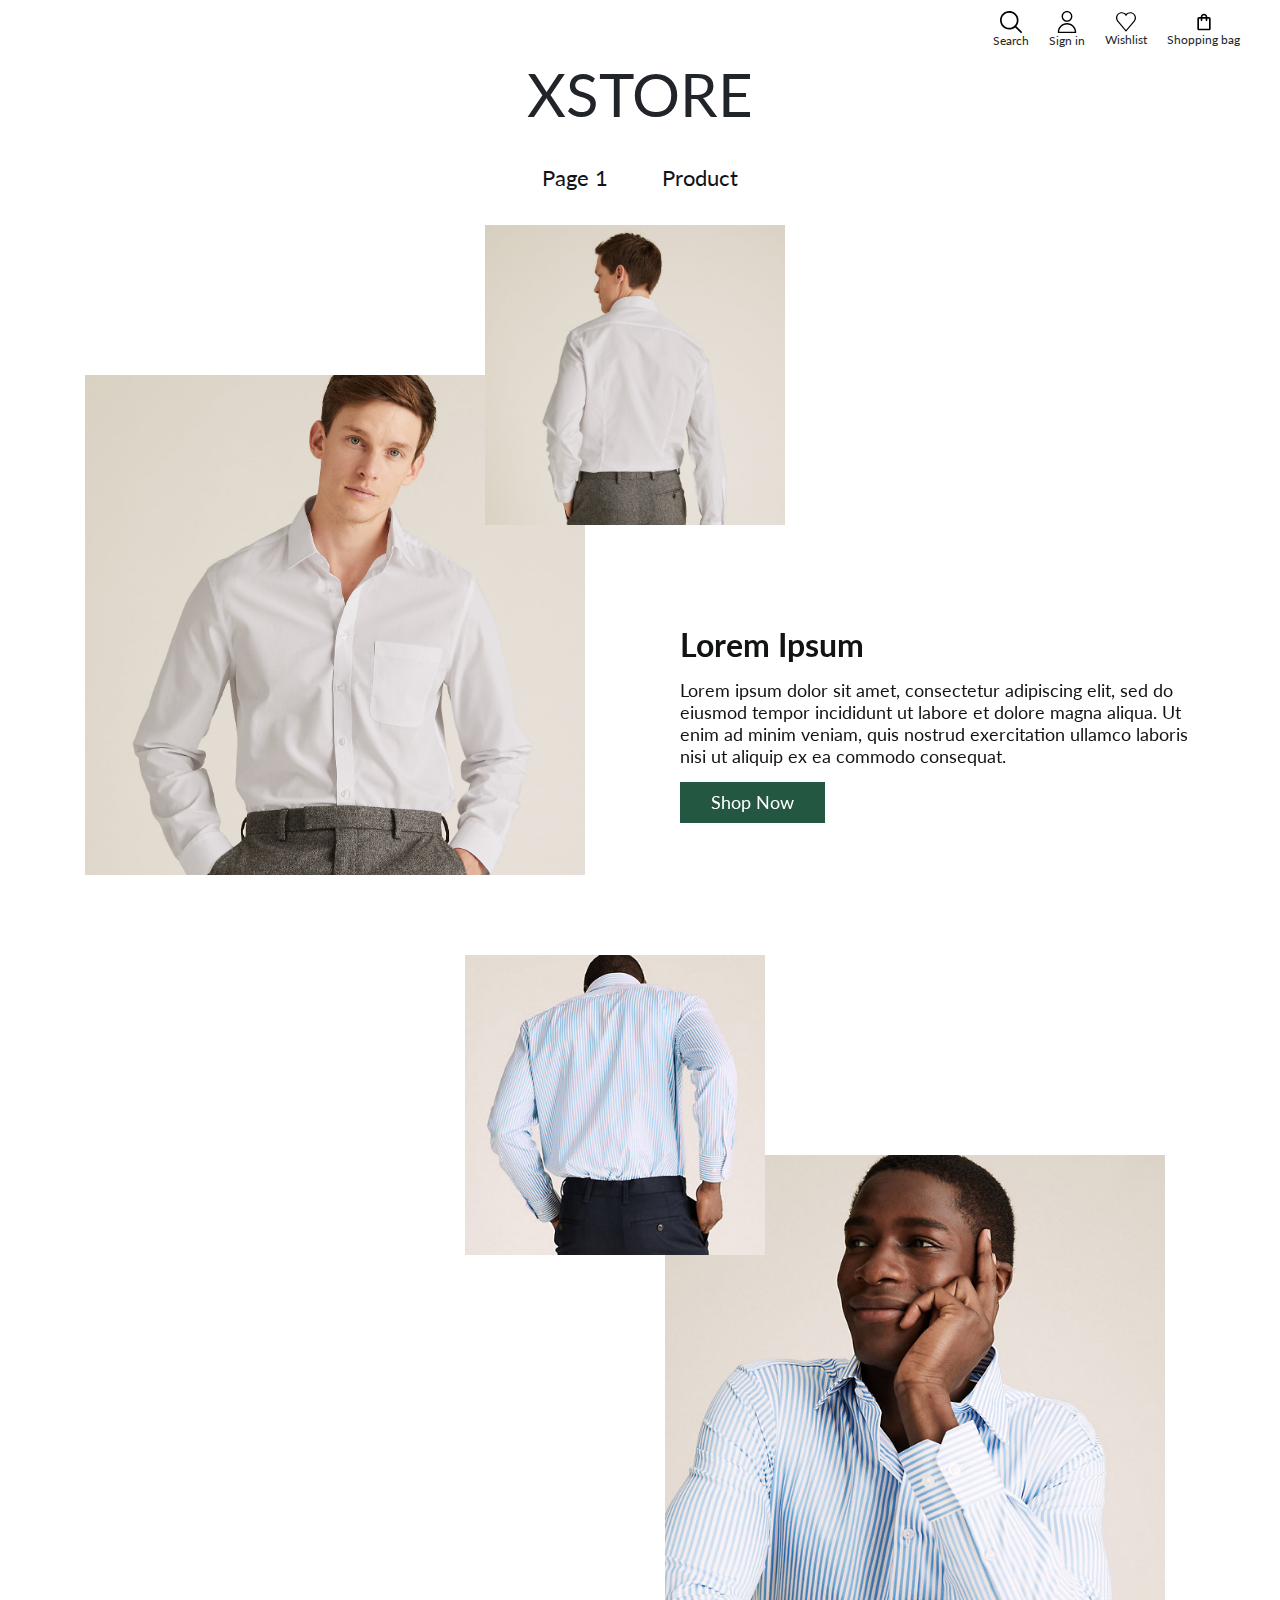
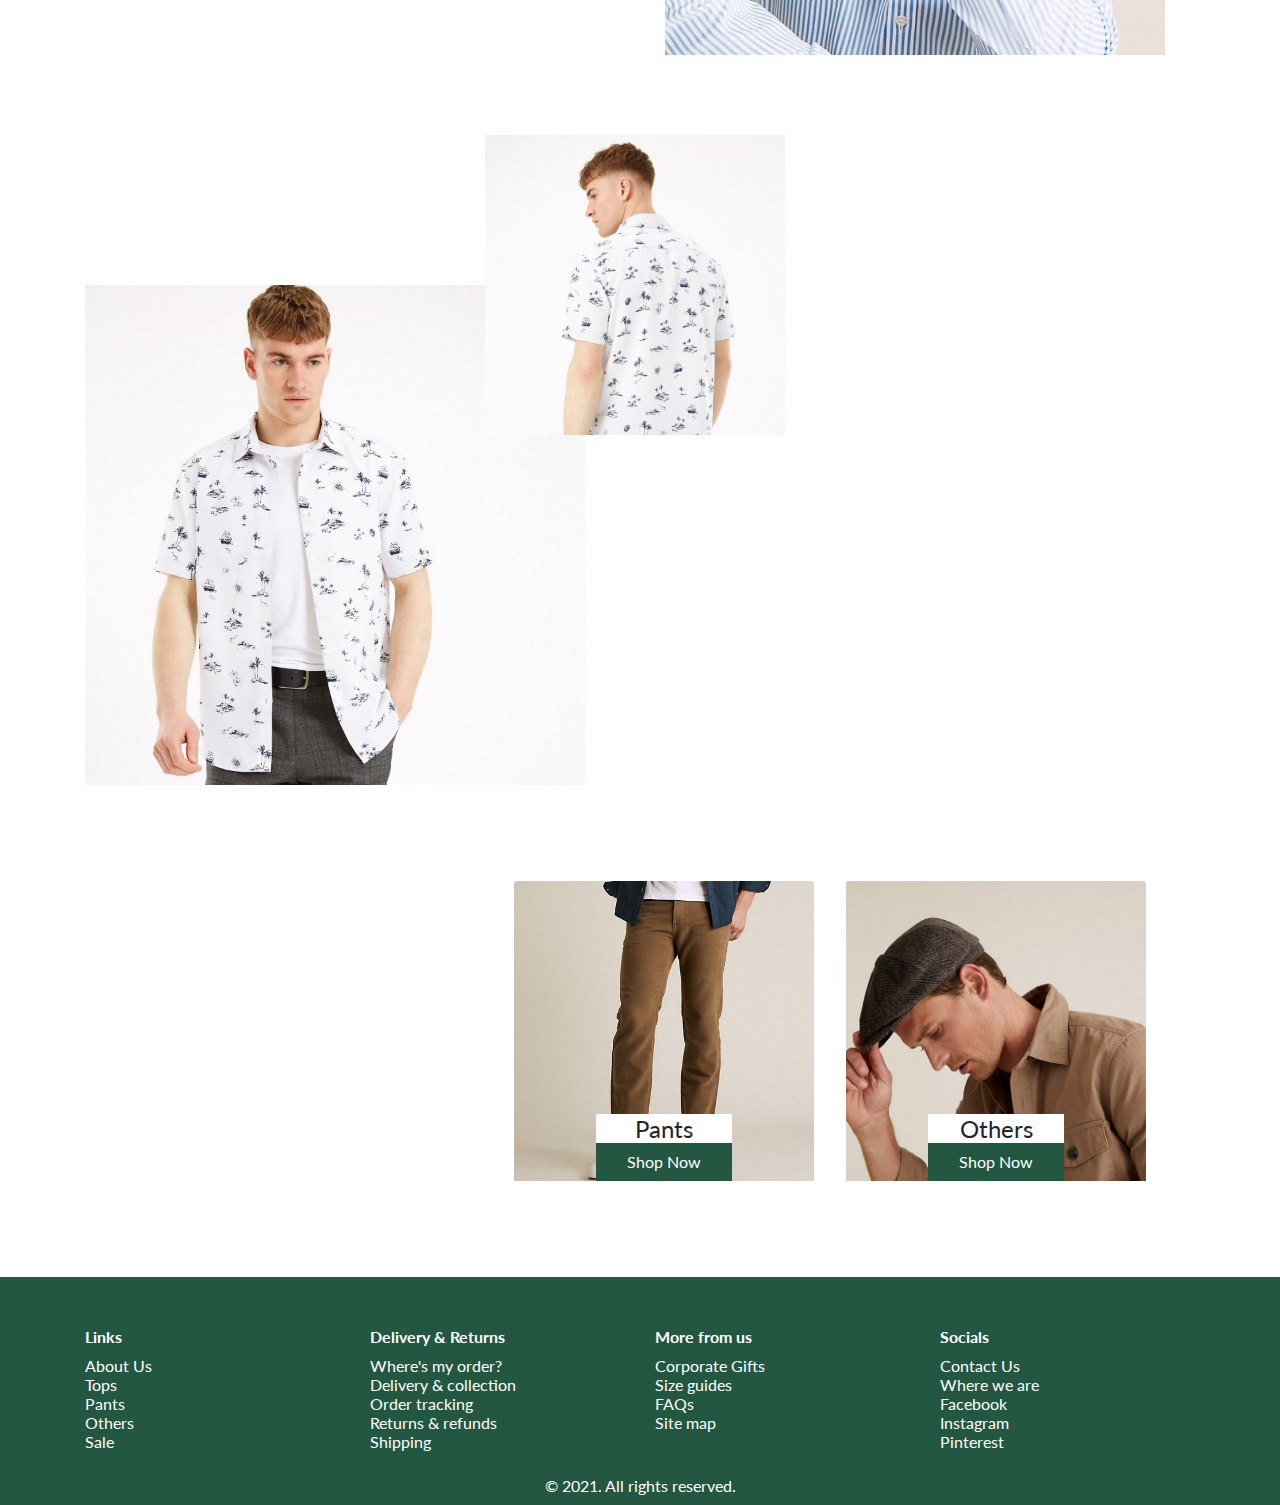
<file: index.html>
<!DOCTYPE html>
<html lang="en">

<head>
    <meta charset="UTF-8">
    <meta name="viewport" content="width=device-width, initial-scale=1.0">

    <link rel="stylesheet" href="https://stackpath.bootstrapcdn.com/bootstrap/4.5.2/css/bootstrap.min.css"
        integrity="sha384-JcKb8q3iqJ61gNV9KGb8thSsNjpSL0n8PARn9HuZOnIxN0hoP+VmmDGMN5t9UJ0Z" crossorigin="anonymous">
    <link href="https://unpkg.com/aos@2.3.1/dist/aos.css" rel="stylesheet">
    <link rel="stylesheet" href="css/styles.css">
    <link rel="stylesheet" href="css/responsive.css">

    <title>X Store</title>
</head>

<body>
    <header>
        <nav class="navbar navbar-light">
            <button class="navbar-toggler" type="button" data-toggle="collapse" data-target="#navbarToggleExternalContent"
                aria-controls="navbarToggleExternalContent" aria-expanded="false" aria-label="Toggle navigation">
                <span class="navbar-toggler-icon"></span>
            </button>
            <ul class="mlist">
                <div id="icon">
                    <svg preserveAspectRatio="xMidYMid meet" viewBox="0 0 24 24" width="20" height="20">
                        <path d="M18,6h-2c0-2.21-1.79-4-4-4S8,3.79,8,6H6C4.9,6,4,6.9,4,8v12c0,1.1,0.9,2,2,2h12c1.1,0,2-0.9,2-2V8C20,6.9,19.1,6,18,6z M12,4c1.1,0,2,0.9,2,2h-4C10,4.9,10.9,4,12,4z M18,20H6V8h2v2c0,0.55,0.45,1,1,1s1-0.45,1-1V8h4v2c0,0.55,0.45,1,1,1s1-0.45,1-1V8 h2V20z"/>
                    </svg>
                    <p>Shopping bag</p>
                </div>
                <div id="icon">
                    <svg preserveAspectRatio="xMidYMid meet" viewBox="0 0 512 512" width="20" height="20">
                        <path d="M365.714,3.47c-42.487,0-82.143,18.18-109.714,49.502C228.428,21.65,188.772,3.47,146.286,3.47
                    			C65.624,3.47,0,69.094,0,149.756c0,33.752,11.776,66.69,33.157,92.744L256,508.53l222.743-265.909l0.1-0.121
                    			C500.224,216.445,512,183.508,512,149.756C512,69.094,446.376,3.47,365.714,3.47z M454.661,222.553L256,459.713L57.339,222.553
                    			c-16.762-20.454-25.992-46.303-25.992-72.797c0-63.377,51.562-114.939,114.939-114.939c39.149,0,75.245,19.652,96.558,52.57
                    			L256,107.708l13.156-20.321c21.313-32.917,57.409-52.57,96.558-52.57c63.377,0,114.939,51.562,114.939,114.939
                    			C480.653,176.25,471.423,202.099,454.661,222.553z" />
                    </svg>
                    <p>Wishlist</p>
                </div>
                <div id="icon">
                    <svg preserveAspectRatio="xMidYMid meet" viewBox="0 0 512 512" width="22" height="22">
                        <path d="M256,0c-69.139,0-125.388,56.249-125.388,125.388S186.861,250.775,256,250.775s125.388-56.249,125.388-125.388
                    			S325.139,0,256,0z M256,219.429c-51.854,0-94.041-42.187-94.041-94.041S204.146,31.347,256,31.347s94.041,42.187,94.041,94.041
                                C350.041,177.242,307.854,219.429,256,219.429z" />
                        <path d="M256,282.122c-118.112,0-214.204,96.092-214.204,214.204V512h428.408v-15.673
                    			C470.204,378.214,374.112,282.122,256,282.122z M73.808,480.653C81.785,387.136,160.452,313.469,256,313.469
                    			s174.215,73.666,182.192,167.184H73.808z" />
                    </svg>
                    <p>Sign in</p>
                </div>
                <div id="icon">
                    <svg preserveAspectRatio="xMidYMid meet" viewBox="0 0 192.904 192.904" width="22" height="22">
                        <path d="M190.707,180.101l-47.078-47.077c11.702-14.072,18.752-32.142,18.752-51.831C162.381,36.423,125.959,0,81.191,0
                    	C36.422,0,0,36.423,0,81.193c0,44.767,36.422,81.187,81.191,81.187c19.688,0,37.759-7.049,51.831-18.751l47.079,47.078
                    	c1.464,1.465,3.384,2.197,5.303,2.197c1.919,0,3.839-0.732,5.304-2.197C193.637,187.778,193.637,183.03,190.707,180.101z M15,81.193
                    	C15,44.694,44.693,15,81.191,15c36.497,0,66.189,29.694,66.189,66.193c0,36.496-29.692,66.187-66.189,66.187
                    	C44.693,147.38,15,117.689,15,81.193z" />
                    </svg>
                    <p>Search</p>
                </div>
            </ul>
            <h2 id="logo">XSTORE</h2>
        </nav>
        <div class="collapse" id="navbarToggleExternalContent">
            <div class="bg-light mnav">
                <ul>
                    <li><a href="index.html">Page 1</a></li>
                    <li><a href="product.html">Product</a></li>
                </ul>
            </div>
        </div>
        
    
        <nav id="navbar" class="nav">
            <ul class="nlist">
                <div id="icon">
                    <svg preserveAspectRatio="xMidYMid meet" viewBox="0 0 24 24" width="20" height="20">
                        <path d="M18,6h-2c0-2.21-1.79-4-4-4S8,3.79,8,6H6C4.9,6,4,6.9,4,8v12c0,1.1,0.9,2,2,2h12c1.1,0,2-0.9,2-2V8C20,6.9,19.1,6,18,6z M12,4c1.1,0,2,0.9,2,2h-4C10,4.9,10.9,4,12,4z M18,20H6V8h2v2c0,0.55,0.45,1,1,1s1-0.45,1-1V8h4v2c0,0.55,0.45,1,1,1s1-0.45,1-1V8 h2V20z"/>
                    </svg>
                    <p>Shopping bag</p>
                </div>
                <div id="icon">
                    <svg preserveAspectRatio="xMidYMid meet" viewBox="0 0 512 512" width="20" height="20">
                        <path d="M365.714,3.47c-42.487,0-82.143,18.18-109.714,49.502C228.428,21.65,188.772,3.47,146.286,3.47
                    			C65.624,3.47,0,69.094,0,149.756c0,33.752,11.776,66.69,33.157,92.744L256,508.53l222.743-265.909l0.1-0.121
                    			C500.224,216.445,512,183.508,512,149.756C512,69.094,446.376,3.47,365.714,3.47z M454.661,222.553L256,459.713L57.339,222.553
                    			c-16.762-20.454-25.992-46.303-25.992-72.797c0-63.377,51.562-114.939,114.939-114.939c39.149,0,75.245,19.652,96.558,52.57
                    			L256,107.708l13.156-20.321c21.313-32.917,57.409-52.57,96.558-52.57c63.377,0,114.939,51.562,114.939,114.939
                    			C480.653,176.25,471.423,202.099,454.661,222.553z" />
                    </svg>
                    <p>Wishlist</p>
                </div>
                <div id="icon">
                    <svg preserveAspectRatio="xMidYMid meet" viewBox="0 0 512 512" width="22" height="22">
                        <path d="M256,0c-69.139,0-125.388,56.249-125.388,125.388S186.861,250.775,256,250.775s125.388-56.249,125.388-125.388
                    			S325.139,0,256,0z M256,219.429c-51.854,0-94.041-42.187-94.041-94.041S204.146,31.347,256,31.347s94.041,42.187,94.041,94.041
                                C350.041,177.242,307.854,219.429,256,219.429z" />
                        <path d="M256,282.122c-118.112,0-214.204,96.092-214.204,214.204V512h428.408v-15.673
                    			C470.204,378.214,374.112,282.122,256,282.122z M73.808,480.653C81.785,387.136,160.452,313.469,256,313.469
                    			s174.215,73.666,182.192,167.184H73.808z" />
                    </svg>
                    <p>Sign in</p>
                </div>
                <div id="icon">
                    <svg preserveAspectRatio="xMidYMid meet" viewBox="0 0 192.904 192.904" width="22" height="22">
                        <path d="M190.707,180.101l-47.078-47.077c11.702-14.072,18.752-32.142,18.752-51.831C162.381,36.423,125.959,0,81.191,0
                    	C36.422,0,0,36.423,0,81.193c0,44.767,36.422,81.187,81.191,81.187c19.688,0,37.759-7.049,51.831-18.751l47.079,47.078
                    	c1.464,1.465,3.384,2.197,5.303,2.197c1.919,0,3.839-0.732,5.304-2.197C193.637,187.778,193.637,183.03,190.707,180.101z M15,81.193
                    	C15,44.694,44.693,15,81.191,15c36.497,0,66.189,29.694,66.189,66.193c0,36.496-29.692,66.187-66.189,66.187
                    	C44.693,147.38,15,117.689,15,81.193z" />
                    </svg>
                    <p>Search</p>
                </div>
            </ul>

            <h2 id="logo">XSTORE</h2>
            <ul class="navlist">
                <li><a href="index.html">Page 1</a></li>
                <li><a href="product.html">Product</a></li>
            </ul>
        </nav>
    </header>
    
    <section class="overlapimg">
        <div class="container">
            <div class="row">
                <div class="col-12 col-md-8">
                    <div class="pop">
                        <div class="content square1">
                            <img src="images/p1.jpeg">
                        </div>
                        <div class="content square2">
                            <img src="images/p2.jpg">
                        </div>
                    </div>

                </div>
                <div class="col-12 col-md-4">
                    <div data-aos="fade-left" class="banner-text">
                        <h2 class="h-title">Lorem Ipsum</h2>
                        <p class="btext">Lorem ipsum dolor sit amet, consectetur adipiscing elit, sed do eiusmod tempor incididunt ut labore et dolore magna aliqua. Ut enim ad minim veniam, quis nostrud exercitation ullamco laboris nisi ut aliquip ex ea commodo consequat.</p>
                        <a class="btn shopbtn" href="product.html">Shop Now</a>
                    </div>
                </div>
            </div>
        </div>
    </section>

    <section class="overlapimg">
        <div class="container">
            <div class="row">
                <div class="col-12 col-md-8 order-md-last">
                    <div class="pop">
                        <div class="content rsquare1">
                            <img src="images/c1.jpg">
                        </div>
                        <div class="content rsquare2">
                            <img src="images/c2.jpg">
                        </div>
                    </div>
                </div>

                <div class="col-12 col-md-4 ">
                    <div data-aos="fade-right" class="rbanner-text">
                        <h2 class="h-title">Lorem Ipsum</h2>
                        <p class="btext">Lorem ipsum dolor sit amet, consectetur adipiscing elit, sed do eiusmod tempor incididunt ut labore et dolore magna aliqua. Ut enim ad minim veniam, quis nostrud exercitation ullamco laboris nisi ut aliquip ex ea commodo consequat.</p>
                        <a class="btn shopbtn" href="product.html">Shop Now</a>
                    </div>
                </div>
            </div>
        </div>
    </section>

    <section class="overlapimg">
        <div class="container">
            <div class="row">
                <div class="col-12 col-md-8">
                    <div class="pop">
                        <div class="content square1">
                            <img src="images/s2.jpeg">
                        </div>
                        <div class="content square2">
                            <img src="images/s3.jpeg">
                        </div>
                    </div>

                </div>
                <div class="col-12 col-md-4">
                    <div data-aos="fade-left" class="banner-text">
                        <h2 class="h-title">Lorem Ipsum</h2>
                        <p class="btext">Lorem ipsum dolor sit amet, consectetur adipiscing elit, sed do eiusmod tempor incididunt ut labore et dolore magna aliqua. Ut enim ad minim veniam, quis nostrud exercitation ullamco laboris nisi ut aliquip ex ea commodo consequat.</p>
                        <a class="btn shopbtn" href="product.html">Shop Now</a>
                    </div>
                </div>
            </div>
        </div>
    </section>

    <section class="overlapimg">
        <div class="container">
            <div class="row">
                <div data-aos="fade-up" class="col-md-12 col-lg-4">
                    <h2 id="h-title">Other Categories</h2>
                </div>

                <div class="col-md-12 col-lg-8">
                    <div class="allcard">
                        <div class="card ocard">
                            <img class="card-img-top" src="images/bottoms.jpeg" alt="Card image" style="width:100%">

                            <div class="act">
                                <h3 >Pants</h3>
                                <a class="btn act-btn" href="product.html">Shop Now</a>
                            </div>
                        </div>

                        <div class="card ocard">
                            <img class="card-img-top" src="images/hat.jpg" alt="Card image" style="width:100%">
                            <div class="act">
                                <h3 >Others</h3>
                                <a class="btn act-btn" href="product.html">Shop Now</a>
                            </div>
                        </div>
                    </div>
                </div>
            </div>
        </div>
    </section>

    <footer>
        <div class="container">
            <div class="row flink">
                <div class="col-12 col-md-6 col-lg-3">
                    <div class="indv">
                        <h6 class="footer-title">Links</h6>

                                <ul class="list">
                                    <li><a href="#">About Us</a></li>
                                    <li><a href="#">Tops</a></li>
                                    <li><a href="#">Pants</a></li>
                                    <li><a href="#">Others</a></li>
                                    <li><a href="#">Sale</a></li>
                                </ul>
                            </div>

                </div>
                <div class="col-12  col-md-6 col-lg-3">
                    <div class="indv">
                        <h6 class="footer-title">Delivery & Returns</h6>

                                <ul class="list">
                                    <li><a href="#">Where's my order?</a></li>
                                    <li><a href="#">Delivery & collection</a></li>
                                    <li><a href="#">Order tracking</a></li>
                                    <li><a href="#">Returns & refunds</a></li>
                                    <li><a href="#">Shipping</a></li>
                                </ul>
                     
                            </div>
                </div>
                <div class="col-12  col-md-6 col-lg-3">
                    <div class="indv">
                        <h6 class="footer-title">More from us</h6>

                                <ul class="list">
                                    <li><a href="#">Corporate Gifts</a></li>
                                    <li><a href="#">Size guides</a></li>
                                    <li><a href="#">FAQs</a></li>
                                    <li><a href="#">Site map</a></li>
                                </ul>
                     
                    </div>
                </div>

                <div class="col-12 col-md-6 col-lg-3">
                    <div class="indv">

                        <h6 class="footer-title">Socials</h6>

                        <ul class="list">
                            <li><a href="#">Contact Us</a></li>
                            <li><a href="#">Where we are</a></li>
                            <li><a href="#">Facebook</a></li>
                            <li><a href="#">Instagram</a></li>
                            <li><a href="#">Pinterest</a></li>
                        </ul>
                    </div>
                </div>
                
            </div>

            <div style="text-align: center;">
                <p>	&copy; 2021. All rights reserved.</p>
            </div>
        </div>
    </footer>

    <!-- JS, Popper.js, and jQuery -->
    <script src="https://code.jquery.com/jquery-3.5.1.slim.min.js"
        integrity="sha384-DfXdz2htPH0lsSSs5nCTpuj/zy4C+OGpamoFVy38MVBnE+IbbVYUew+OrCXaRkfj"
        crossorigin="anonymous"></script>
    <script src="https://cdn.jsdelivr.net/npm/popper.js@1.16.1/dist/umd/popper.min.js"
        integrity="sha384-9/reFTGAW83EW2RDu2S0VKaIzap3H66lZH81PoYlFhbGU+6BZp6G7niu735Sk7lN"
        crossorigin="anonymous"></script>
    <script src="https://stackpath.bootstrapcdn.com/bootstrap/4.5.2/js/bootstrap.min.js"
        integrity="sha384-B4gt1jrGC7Jh4AgTPSdUtOBvfO8shuf57BaghqFfPlYxofvL8/KUEfYiJOMMV+rV"
        crossorigin="anonymous"></script>
    <script src="https://unpkg.com/aos@2.3.1/dist/aos.js"></script>
    <script src="js/script.js"></script>
</body>

</html>
</file>
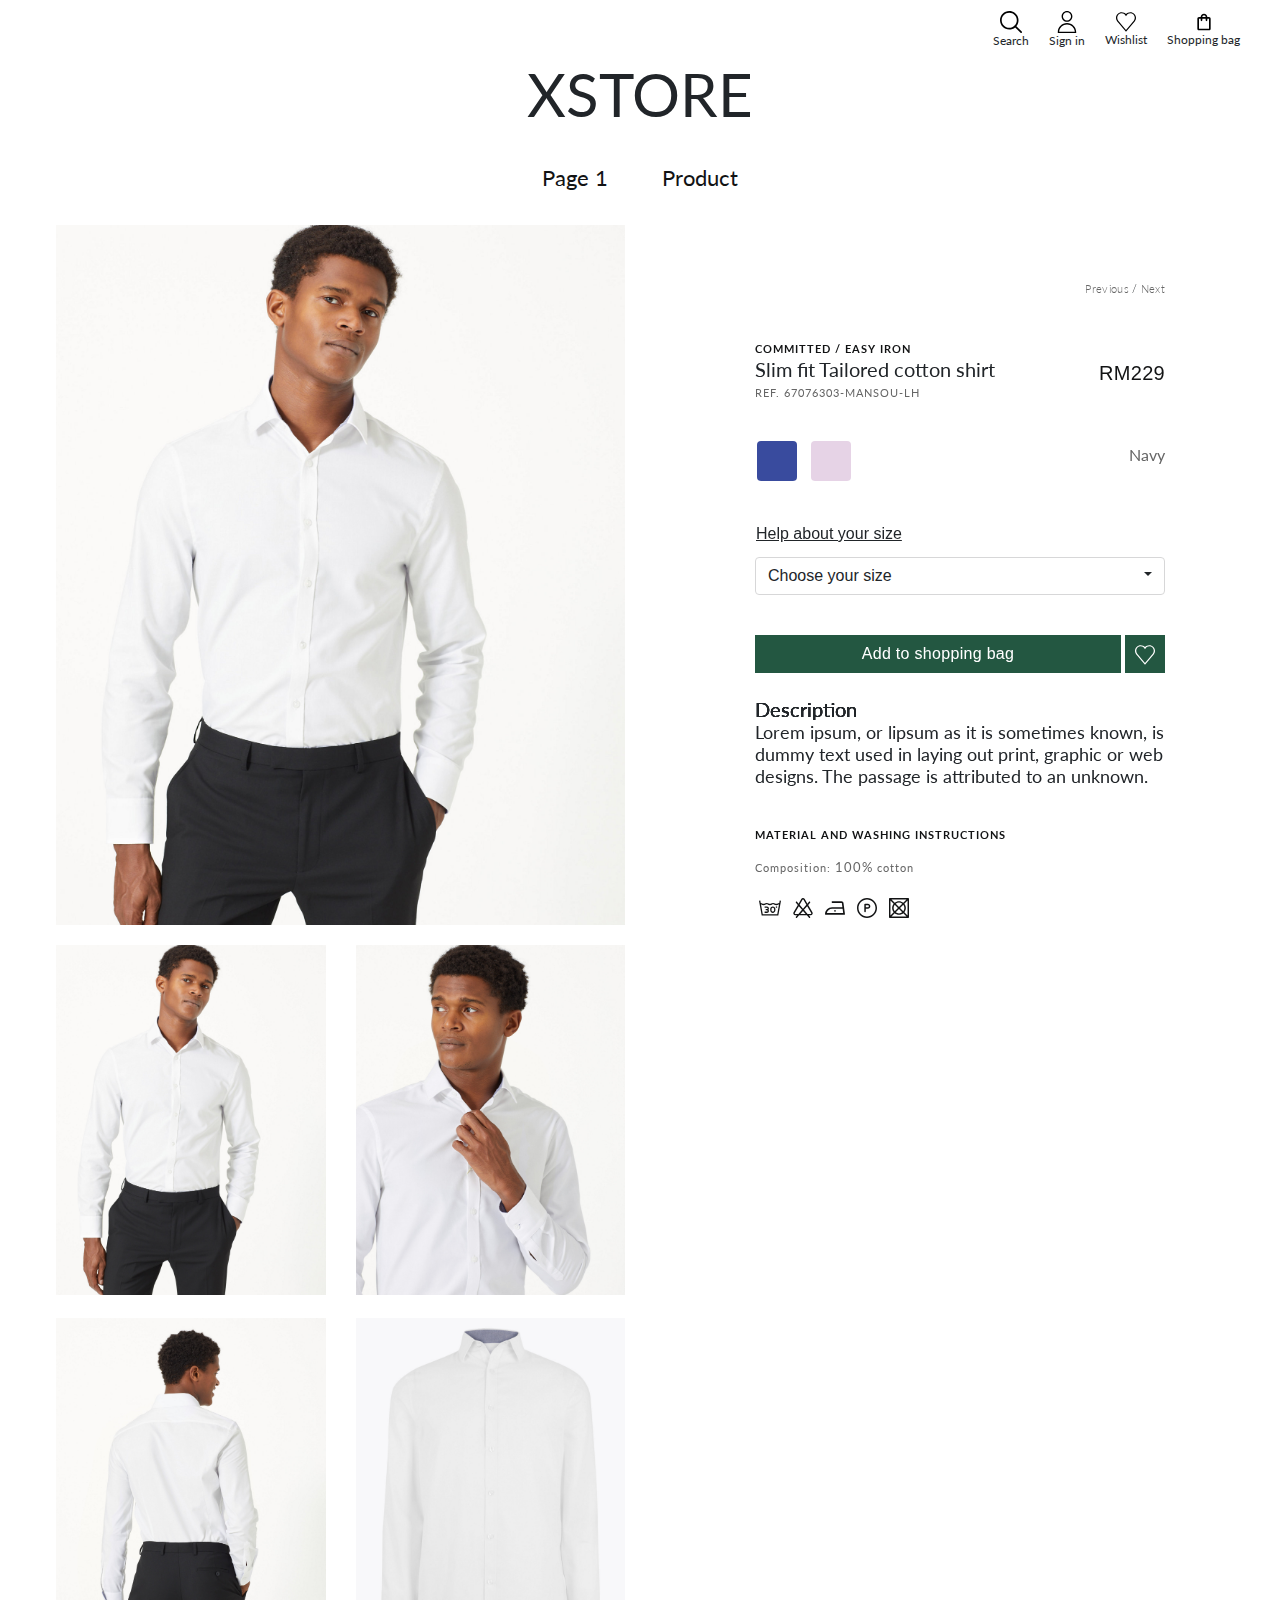
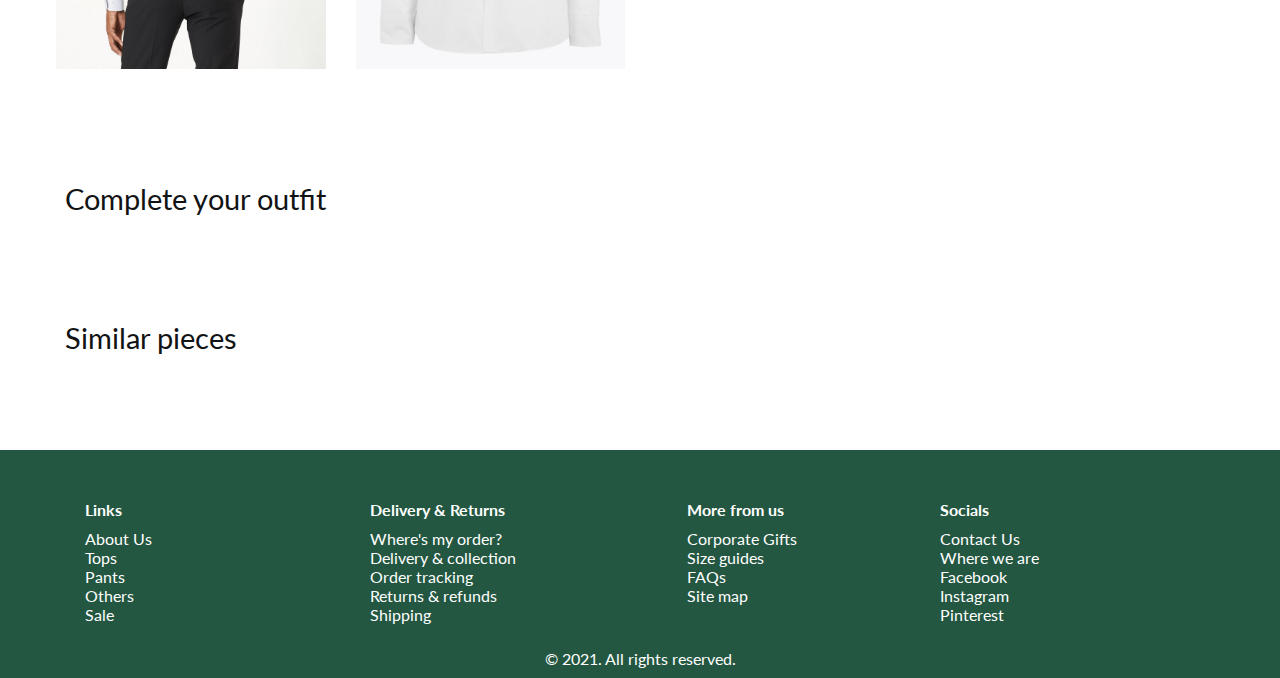
<file: product.html>
<!DOCTYPE html>
<html lang="en">
<head>
    <meta charset="UTF-8">
    <meta name="viewport" content="width=device-width, initial-scale=1.0">

    <link rel="stylesheet" href="https://stackpath.bootstrapcdn.com/bootstrap/4.5.2/css/bootstrap.min.css"
        integrity="sha384-JcKb8q3iqJ61gNV9KGb8thSsNjpSL0n8PARn9HuZOnIxN0hoP+VmmDGMN5t9UJ0Z" crossorigin="anonymous">
    <link href="https://unpkg.com/aos@2.3.1/dist/aos.css" rel="stylesheet">
    <link rel="stylesheet" href="https://cdnjs.cloudflare.com/ajax/libs/OwlCarousel2/2.3.4/assets/owl.carousel.css" />

    <link rel="stylesheet" href="css/styles.css">
    <link rel="stylesheet" href="css/responsive.css">

    <title>X Product</title>
</head>
<body>
    <header>
    
        <nav class="navbar navbar-light">
            <button class="navbar-toggler" type="button" data-toggle="collapse" data-target="#navbarToggleExternalContent"
                aria-controls="navbarToggleExternalContent" aria-expanded="false" aria-label="Toggle navigation">
                <span class="navbar-toggler-icon"></span>
            </button>
            <ul class="mlist">
                <div id="icon">
                    <svg preserveAspectRatio="xMidYMid meet" viewBox="0 0 24 24" width="20" height="20">
                        <path d="M18,6h-2c0-2.21-1.79-4-4-4S8,3.79,8,6H6C4.9,6,4,6.9,4,8v12c0,1.1,0.9,2,2,2h12c1.1,0,2-0.9,2-2V8C20,6.9,19.1,6,18,6z M12,4c1.1,0,2,0.9,2,2h-4C10,4.9,10.9,4,12,4z M18,20H6V8h2v2c0,0.55,0.45,1,1,1s1-0.45,1-1V8h4v2c0,0.55,0.45,1,1,1s1-0.45,1-1V8 h2V20z"/>
                    </svg>
                    <p>Shopping bag</p>
                </div>
                <div id="icon">
                    <svg preserveAspectRatio="xMidYMid meet" viewBox="0 0 512 512" width="20" height="20">
                        <path d="M365.714,3.47c-42.487,0-82.143,18.18-109.714,49.502C228.428,21.65,188.772,3.47,146.286,3.47
                    			C65.624,3.47,0,69.094,0,149.756c0,33.752,11.776,66.69,33.157,92.744L256,508.53l222.743-265.909l0.1-0.121
                    			C500.224,216.445,512,183.508,512,149.756C512,69.094,446.376,3.47,365.714,3.47z M454.661,222.553L256,459.713L57.339,222.553
                    			c-16.762-20.454-25.992-46.303-25.992-72.797c0-63.377,51.562-114.939,114.939-114.939c39.149,0,75.245,19.652,96.558,52.57
                    			L256,107.708l13.156-20.321c21.313-32.917,57.409-52.57,96.558-52.57c63.377,0,114.939,51.562,114.939,114.939
                    			C480.653,176.25,471.423,202.099,454.661,222.553z" />
                    </svg>
                    <p>Wishlist</p>
                </div>
                <div id="icon">
                    <svg preserveAspectRatio="xMidYMid meet" viewBox="0 0 512 512" width="22" height="22">
                        <path d="M256,0c-69.139,0-125.388,56.249-125.388,125.388S186.861,250.775,256,250.775s125.388-56.249,125.388-125.388
                    			S325.139,0,256,0z M256,219.429c-51.854,0-94.041-42.187-94.041-94.041S204.146,31.347,256,31.347s94.041,42.187,94.041,94.041
                                C350.041,177.242,307.854,219.429,256,219.429z" />
                        <path d="M256,282.122c-118.112,0-214.204,96.092-214.204,214.204V512h428.408v-15.673
                    			C470.204,378.214,374.112,282.122,256,282.122z M73.808,480.653C81.785,387.136,160.452,313.469,256,313.469
                    			s174.215,73.666,182.192,167.184H73.808z" />
                    </svg>
                    <p>Sign in</p>
                </div>
                <div id="icon">
                    <svg preserveAspectRatio="xMidYMid meet" viewBox="0 0 192.904 192.904" width="22" height="22">
                        <path d="M190.707,180.101l-47.078-47.077c11.702-14.072,18.752-32.142,18.752-51.831C162.381,36.423,125.959,0,81.191,0
                    	C36.422,0,0,36.423,0,81.193c0,44.767,36.422,81.187,81.191,81.187c19.688,0,37.759-7.049,51.831-18.751l47.079,47.078
                    	c1.464,1.465,3.384,2.197,5.303,2.197c1.919,0,3.839-0.732,5.304-2.197C193.637,187.778,193.637,183.03,190.707,180.101z M15,81.193
                    	C15,44.694,44.693,15,81.191,15c36.497,0,66.189,29.694,66.189,66.193c0,36.496-29.692,66.187-66.189,66.187
                    	C44.693,147.38,15,117.689,15,81.193z" />
                    </svg>
                    <p>Search</p>
                </div>
            </ul>
            <h2 id="logo">XSTORE</h2>
        </nav>
        <div class="collapse" id="navbarToggleExternalContent">
            <div class="bg-light mnav">
                <ul>
                    <li><a href="index.html">Page 1</a></li>
                    <li><a href="product.html">Product</a></li>
                </ul>
            </div>
        </div>
        
    
        <nav id="navbar" class="nav">
    
            <ul class="nlist">
                <div id="icon">
                    <svg preserveAspectRatio="xMidYMid meet" viewBox="0 0 24 24" width="20" height="20">
                        <path d="M18,6h-2c0-2.21-1.79-4-4-4S8,3.79,8,6H6C4.9,6,4,6.9,4,8v12c0,1.1,0.9,2,2,2h12c1.1,0,2-0.9,2-2V8C20,6.9,19.1,6,18,6z M12,4c1.1,0,2,0.9,2,2h-4C10,4.9,10.9,4,12,4z M18,20H6V8h2v2c0,0.55,0.45,1,1,1s1-0.45,1-1V8h4v2c0,0.55,0.45,1,1,1s1-0.45,1-1V8 h2V20z"/>
                    </svg>
                    <p>Shopping bag</p>
                </div>
                <div id="icon">
                    <svg preserveAspectRatio="xMidYMid meet" viewBox="0 0 512 512" width="20" height="20">
                        <path d="M365.714,3.47c-42.487,0-82.143,18.18-109.714,49.502C228.428,21.65,188.772,3.47,146.286,3.47
                    			C65.624,3.47,0,69.094,0,149.756c0,33.752,11.776,66.69,33.157,92.744L256,508.53l222.743-265.909l0.1-0.121
                    			C500.224,216.445,512,183.508,512,149.756C512,69.094,446.376,3.47,365.714,3.47z M454.661,222.553L256,459.713L57.339,222.553
                    			c-16.762-20.454-25.992-46.303-25.992-72.797c0-63.377,51.562-114.939,114.939-114.939c39.149,0,75.245,19.652,96.558,52.57
                    			L256,107.708l13.156-20.321c21.313-32.917,57.409-52.57,96.558-52.57c63.377,0,114.939,51.562,114.939,114.939
                    			C480.653,176.25,471.423,202.099,454.661,222.553z" />
                    </svg>
                    <p>Wishlist</p>
                </div>
                <div id="icon">
                    <svg preserveAspectRatio="xMidYMid meet" viewBox="0 0 512 512" width="22" height="22">
                        <path d="M256,0c-69.139,0-125.388,56.249-125.388,125.388S186.861,250.775,256,250.775s125.388-56.249,125.388-125.388
                    			S325.139,0,256,0z M256,219.429c-51.854,0-94.041-42.187-94.041-94.041S204.146,31.347,256,31.347s94.041,42.187,94.041,94.041
                                C350.041,177.242,307.854,219.429,256,219.429z" />
                        <path d="M256,282.122c-118.112,0-214.204,96.092-214.204,214.204V512h428.408v-15.673
                    			C470.204,378.214,374.112,282.122,256,282.122z M73.808,480.653C81.785,387.136,160.452,313.469,256,313.469
                    			s174.215,73.666,182.192,167.184H73.808z" />
                    </svg>
                    <p>Sign in</p>
                </div>
                <div id="icon">
                    <svg preserveAspectRatio="xMidYMid meet" viewBox="0 0 192.904 192.904" width="22" height="22">
                        <path d="M190.707,180.101l-47.078-47.077c11.702-14.072,18.752-32.142,18.752-51.831C162.381,36.423,125.959,0,81.191,0
                    	C36.422,0,0,36.423,0,81.193c0,44.767,36.422,81.187,81.191,81.187c19.688,0,37.759-7.049,51.831-18.751l47.079,47.078
                    	c1.464,1.465,3.384,2.197,5.303,2.197c1.919,0,3.839-0.732,5.304-2.197C193.637,187.778,193.637,183.03,190.707,180.101z M15,81.193
                    	C15,44.694,44.693,15,81.191,15c36.497,0,66.189,29.694,66.189,66.193c0,36.496-29.692,66.187-66.189,66.187
                    	C44.693,147.38,15,117.689,15,81.193z" />
                    </svg>
                    <p>Search</p>
                </div>
            </ul>

            <h2 id="logo">XSTORE</h2>
            <ul class="navlist">
                <li><a href="index.html">Page 1</a></li>
                <li><a href="product.html">Product</a></li>
            </ul>
        </nav>
    </header>


    <section class="prod">
        <div class="container-fluid">
            <div class="row">
                <div class="left col-sm-12 col-md-6">
                    <div class="row">
                        <div class="col-12">
                            <div class = "imagee" id="image">
                                <img src ="images/pr1.jpeg" >
                            </div>
                        </div>
                        <div class="col-12">
                            <div class="row">
                                <div class="col-6">
                                    <img class = "preview"  src = "images/pr1.jpeg" onclick = "upDate(this)" >
                                </div>
                                <div class="col-6">
                                    <img class = "preview"  src = "images/pr2.jpeg"onclick = "upDate(this)" >
                                </div>
                            </div>
                        </div>

                        <div class="col-12">
                            <div class="row">
                                <div class="col-6">
                                    <img class = "preview" src = "images/pr3.jpeg" onclick = "upDate(this)" >
                                </div>
                                <div class="col-6">
                                    <img class = "preview" src = "images/pr4.jpeg" onclick = "upDate(this)" >
                                </div>
                            </div>
                        </div>
                    </div>
                </div>


                <div class="col-sm-12 col-md-6">
                    <div data-aos="fade-up" class="product-side">
                        <div class="prod-nav">
                            <div class="prod-nav-link">
                                <a class="nav-product-link " href="#" id="prev">Previous</a>
                                <span class="nav-product-separator">/</span>
                                <a class="nav-product-link " href="#" id="next">Next</a>
                            </div>
                        </div>

                        <div class="prod-detail">
                            <div class="prod-name">
                                <span class="prod-tag">COMMITTED / EASY IRON</span>
                                <h1 class="product-name">Slim fit Tailored cotton shirt</h1>
                                <span class="prod-ref">REF. 67076303-MANSOU-LH </span>
                            </div>
                            <div class="prod-price">
                                <span class="product-sale">RM229</span>
                            </div>
                        </div>

                        <div class="prod-color">
                            <div class="colours">
                                <button title="Navy" class="color-box btn cnavy" onclick="displayColour(this)"></button>
                                <button title="Pink" class="color-box btn cpink" onclick="displayColour(this)"></button>
                            </div>
                            <div class="color-name">
                                <span class="colors-info-name" id="colour">Navy</span>
                            </div>
                        </div>
                        
                        <div class="prod-form">
                            <form>
                                <div class="size-info">
                                    <button class="btn" id="helpsize" type="button">Help about your size</button>
                                </div>

                                <div class="sizes">
                                    <button type="button" id="displaysize" class="sizebutton btn  dropdown-toggle" data-toggle="dropdown" data-display="static">
                                      Choose your size
                                    </button>
                                    <div class="dropdown-menu w-100">
                                      <li><a class="dropdown-item" id="choosesize"  onclick="getSelectedItem(this)" >S</a></li>
                                      <li><a class="dropdown-item" id="choosesize"  onclick="getSelectedItem(this)">M</a></li>
                                      <li><a class="dropdown-item" id="choosesize"  onclick="getSelectedItem(this)">L</a></li>
                                    </div>
                                </div>

                                <div class="add-cart">
                                    <button class="cart btn" id="productFormAdd" type="button">Add to shopping bag</button>
                                    <div class="like">
                                        <button aria-live="off" aria-label="Add to wishlist" class="likebtn btn" data-fav="false" id="productFormFavorites" type="button"><span>
                                            <svg preserveAspectRatio="xMidYMid meet" viewBox="0 0 512 512" width="20" height="20">
                                                <path d="M365.714,3.47c-42.487,0-82.143,18.18-109.714,49.502C228.428,21.65,188.772,3.47,146.286,3.47
                                                			C65.624,3.47,0,69.094,0,149.756c0,33.752,11.776,66.69,33.157,92.744L256,508.53l222.743-265.909l0.1-0.121
                                                			C500.224,216.445,512,183.508,512,149.756C512,69.094,446.376,3.47,365.714,3.47z M454.661,222.553L256,459.713L57.339,222.553
                                                			c-16.762-20.454-25.992-46.303-25.992-72.797c0-63.377,51.562-114.939,114.939-114.939c39.149,0,75.245,19.652,96.558,52.57
                                                			L256,107.708l13.156-20.321c21.313-32.917,57.409-52.57,96.558-52.57c63.377,0,114.939,51.562,114.939,114.939
                                                			C480.653,176.25,471.423,202.099,454.661,222.553z" />
                                                </svg>
                                        </span></button>
                                    </div>
                                </div>

                            </form>
                        </div>
                        
                        <div class="desc">
                            <h2 class="prod-title">Description</h2>
                            <p class="btext">Lorem ipsum, or lipsum as it is sometimes known, is dummy text used in laying out print,
                                graphic or web designs. The passage is attributed to an unknown.</p>
                        </div>
                        
                        <div class="prod-instruction">
                            <h2 class="prod-tag mb-3">MATERIAL AND WASHING INSTRUCTIONS</h2>
                            <p class="prod-ref">Composition: <span style="font-size: 13px;">100%</span> cotton</p>
                        </div>

                        <div class="wash">
                            <svg preserveAspectRatio="xMidYMid meet" viewBox="0 0 509.516 509.516" width="22" height="22">
                                <path
                                    d="m480 80.916-10.512 57.814c-19.021.934-29.986 6.84-38.936 11.667-8.498 4.582-15.209 8.202-29.965 8.202-14.755 0-21.467-3.62-29.965-8.202-9.746-5.257-21.876-11.798-44.206-11.798-22.329 0-34.458 6.542-44.204 11.798-8.497 4.582-15.209 8.202-29.963 8.202s-21.465-3.62-29.962-8.202c-9.746-5.256-21.875-11.798-44.203-11.798s-34.457 6.542-44.202 11.798c-8.496 4.583-15.207 8.202-29.96 8.202-14.754 0-21.465-3.62-29.962-8.202-8.122-4.38-17.906-9.651-33.864-11.286l-10.58-58.195-29.516 5.367 62.239 342.317h385.037l62.239-342.316zm-57.761 317.684h-334.963l-41.453-227.996c5.159 1.495 9.267 3.701 13.897 6.198 9.746 5.256 21.875 11.798 44.203 11.798s34.456-6.542 44.201-11.798c8.497-4.583 15.207-8.202 29.96-8.202 14.754 0 21.465 3.62 29.962 8.202 9.746 5.256 21.875 11.798 44.203 11.798s34.458-6.541 44.204-11.798c8.497-4.582 15.209-8.202 29.964-8.202 14.756 0 21.468 3.62 29.965 8.202 9.746 5.257 21.875 11.798 44.205 11.798s34.459-6.541 44.206-11.798c6.08-3.279 11.262-6.056 19.115-7.376z" />
                                <path
                                    d="m184.758 218.6h-55v30h55c8.271 0 15 6.729 15 15s-6.729 15-15 15h-30v30h30c8.271 0 15 6.729 15 15s-6.729 15-15 15h-55v30h55c24.813 0 45-20.187 45-45 0-11.517-4.353-22.032-11.495-30 7.141-7.968 11.495-18.483 11.495-30 0-24.814-20.187-45-45-45z" />
                                <path
                                    d="m319.758 218.6c-33.084 0-60 26.916-60 60v30c0 33.084 26.916 60 60 60s60-26.916 60-60v-30c0-33.084-26.916-60-60-60zm30 90c0 16.542-13.458 30-30 30s-30-13.458-30-30v-30c0-16.542 13.458-30 30-30s30 13.458 30 30z" />
                                <path d="m389.758 218.6h30v30h-30z" />
                            </svg>
                        
                            <svg preserveAspectRatio="xMidYMid meet" viewBox="0 0 189.841 189.841" width="20" height="20">
                                <path d="M184.634,136.389L144.13,66.233l18.182-20.779c2.546-2.909,2.251-7.332-0.658-9.877c-2.91-2.546-7.331-2.251-9.877,0.659
                                                		l-15.042,17.19L111.375,9.5C107.941,3.551,101.79,0,94.92,0S81.9,3.551,78.465,9.5l-25.36,43.925l-15.042-17.19
                                                		c-2.546-2.91-6.969-3.204-9.877-0.659c-2.909,2.546-3.204,6.968-0.658,9.877l18.182,20.779L5.207,136.389
                                                		c-3.435,5.948-3.435,13.051,0,19c3.435,5.949,9.586,9.5,16.455,9.5h17.542l-11.675,13.343c-2.546,2.909-2.251,7.332,0.658,9.877
                                                		c1.328,1.162,2.971,1.732,4.606,1.732c1.948,0,3.887-0.809,5.271-2.391l19.742-22.562h74.229l19.742,22.562
                                                		c1.384,1.582,3.322,2.391,5.271,2.391c1.636,0,3.279-0.57,4.606-1.732c2.909-2.546,3.204-6.968,0.658-9.877l-11.675-13.343h17.542
                                                		c6.869,0,13.021-3.552,16.455-9.5C188.069,149.44,188.069,142.337,184.634,136.389z M90.59,16.5c1.303-2.256,3.462-2.5,4.33-2.5
                                                		s3.027,0.244,4.33,2.5l27.745,48.056L94.92,101.213L62.845,64.556L90.59,16.5z M21.662,150.889c-2.606,0-3.896-1.749-4.331-2.5
                                                		c-0.434-0.752-1.302-2.744,0.001-5l38.119-66.025l30.169,34.479l-34.166,39.046H21.662z M70.056,150.889l24.865-28.417
                                                		l24.865,28.417H70.056z M172.51,148.389c-0.435,0.751-1.725,2.5-4.331,2.5h-29.792l-34.166-39.046l30.169-34.479l38.119,66.025
                                                		C173.812,145.645,172.944,147.637,172.51,148.389z" />
                            </svg>

                            <svg preserveAspectRatio="xMidYMid meet" viewBox="0 0 511.999 511.999" width="20" height="20">
                                <circle cx="255.999" cy="330.666" r="21.333"/>
                                <path d="M474.345,131.624c-3.534-26.501-26.139-46.292-52.875-46.292H182.835c-5.891,0-10.667,4.775-10.667,10.667v21.333
                                				c0,5.891,4.776,10.667,10.667,10.667h238.646c5.345,0,9.865,3.957,10.572,9.255l12.99,97.411h-263.71
                                				C81.25,234.666-0.151,316.16,0,416.276c0.008,5.747,4.918,10.391,10.665,10.391h490.667c5.896,0,10.667-4.771,10.667-10.667
                                				C511.999,415.36,474.345,131.624,474.345,131.624z M46.395,383.999c14.646-61.604,70.604-106.667,134.938-106.667h269.4
                                				l14.224,106.667H46.395z" />
                            </svg>

                            <svg preserveAspectRatio="xMidYMid meet" viewBox="0 0 187.496 187.496" width="20" height="20">
                                <path d="M93.748,0C42.056,0,0,42.055,0,93.748s42.056,93.748,93.748,93.748s93.748-42.055,93.748-93.748S145.44,0,93.748,0z
                                		 M93.748,173.496C49.774,173.496,14,137.721,14,93.748S49.774,14,93.748,14s79.748,35.775,79.748,79.748
                                		S137.722,173.496,93.748,173.496z" />
                                <path d="M102.028,54.809h-26.53c-3.866,0-7,3.134-7,7v31.939v31.939c0,3.866,3.134,7,7,7s7-3.134,7-7v-24.939h19.53
                                		c12.666,0,22.97-10.304,22.97-22.97C124.998,65.113,114.694,54.809,102.028,54.809z M102.028,86.748h-19.53V68.809h19.53
                                		c4.946,0,8.97,4.024,8.97,8.97S106.975,86.748,102.028,86.748z" />
                            </svg>

                            <svg preserveAspectRatio="xMidYMid meet" viewBox="0 0 191.736 191.736" width="20" height="20">
                                <path
                                    d="M184.736,0H7C3.134,0,0,3.134,0,7v177.736c0,3.866,3.134,7,7,7h177.736c3.866,0,7-3.134,7-7V7
                                		C191.736,3.134,188.603,0,184.736,0z M14,23.9l30.806,30.805c-9.1,11.267-14.565,25.585-14.565,41.162s5.465,29.896,14.565,41.162
                                		L14,167.836V23.9z M85.968,95.868l-31.199,31.199c-6.6-8.673-10.529-19.484-10.529-31.199s3.928-22.526,10.529-31.199
                                		L85.968,95.868z M64.669,54.769c8.673-6.6,19.484-10.529,31.199-10.529s22.526,3.929,31.199,10.529L95.868,85.968L64.669,54.769z
                                		 M95.868,105.768l31.199,31.199c-8.673,6.6-19.484,10.529-31.199,10.529s-22.526-3.929-31.199-10.529L95.868,105.768z
                                		 M105.768,95.868l31.199-31.199c6.6,8.673,10.529,19.484,10.529,31.199s-3.928,22.526-10.529,31.199L105.768,95.868z
                                		 M137.031,44.806c-11.267-9.1-25.585-14.566-41.163-14.566s-29.896,5.465-41.163,14.566L23.899,14h143.938L137.031,44.806z
                                		 M54.706,146.931c11.267,9.1,25.585,14.566,41.163,14.566s29.896-5.465,41.163-14.566l30.806,30.806H23.899L54.706,146.931z
                                		 M146.931,137.031c9.1-11.267,14.565-25.585,14.565-41.162s-5.465-29.896-14.565-41.162L177.736,23.9v143.936L146.931,137.031z" />
                            </svg>
                        </div>



    </section>

    <section class="prod-carousel">
        <div class="container-fluid">
            <h2 class="choice-title">Complete your outfit</h2>
            <div data-aos="fade-up" class="complete ">
                <div class="owl-carousel">
                    <div class="card">
                        <div class="cardimg">
                            <img class="suggestion" src="images/t1.jpeg">
                        </div>
                        <div class="card-detail">
                            <div class="card-content">
                                <span class="c-title">Slim fit trousers</span>
                            </div>
        
                            <div class="card-price">
                                <span class="c-price">RM75.90</span>
                            </div>
                        </div>
                    </div>
        
                    <div class="card">
                        <div class="cardimg">
                            <img class="suggestion" src="images/blaz.jpeg">
                        </div>
                        <div class="card-detail">
                            <div class="card-content">
                                <span class="c-title">Slim fit suit blazer</span>
                            </div>
        
                            <div class="card-price">
                                <span class="c-price">RM75.90</span>
                            </div>
                        </div>
                    </div>

                    <div class="card">
                        <div class="cardimg">
                            <img class="suggestion" src="images/tie.jpeg">
                        </div>
                        <div class="card-detail">
                            <div class="card-content">
                                <span class="c-title">Tie</span>
                            </div>
        
                            <div class="card-price">
                                <span class="c-price">RM75.90</span>
                            </div>
                        </div>
                    </div>

                    <div class="card">
                        <div class="cardimg">
                            <img class="suggestion" src="images/waist.jpeg">
                        </div>
                        <div class="card-detail">
                            <div class="card-content">
                                <span class="c-title">Slim fit waistcoat</span>
                            </div>
        
                            <div class="card-price">
                                <span class="c-price" style="text-decoration: line-through">RM280.90</span>
                                <span class="c-price" style="color: rgb(255, 19, 19)">RM250.90</span>
                            </div>
                        </div>
                    </div>
                </div>
            </div>
        
        </div>
        </section>


        <section class="overlapimg">
            <div class="container-fluid">
                <h2 class="choice-title">Similar pieces</h2>
                <div data-aos="fade-up" class="complete ">
                    <div class="owl-carousel">
                        <div class="card">
                            <div class="cardimg">
                                <img class="suggestion" src="images/sim2.jpeg">
                            </div>
                            <div class="card-detail">
                                <div class="card-content">
                                    <span class="c-title">Slim fit cotton shirt</span>
                                </div>
            
                                <div class="card-price">
                                    <span class="c-price" style="text-decoration: line-through">RM199.90</span>
                                    <span class="c-price" style="color: rgb(255, 19, 19)">RM150.90</span>
                                </div>
                            </div>
                        </div>
            
                        <div class="card">
                            <div class="cardimg">
                                <img class="suggestion" src="images/sim3.jpeg">
                            </div>
                            <div class="card-detail">
                                <div class="card-content">
                                    <span class="c-title">Slim fit cotton shirt</span>
                                </div>
            
                                <div class="card-price">
                                    <span class="c-price">RM139.90</span>
                                </div>
                            </div>
                        </div>
    
                        <div class="card">
                            <div class="cardimg">
                                <img class="suggestion" src="images/sim4.jpg">
                            </div>
                            <div class="card-detail">
                                <div class="card-content">
                                    <span class="c-title">Slim fit shirt</span>
                                </div>
            
                                <div class="card-price">
                                    <span class="c-price">RM75.90</span>
                                    <span class="c-price">RM75.90</span>
                                </div>
                            </div>
                        </div>
    
                        <div class="card">
                            <div class="cardimg">
                                <img class="suggestion" src="images/sim5.jpg">
                            </div>
                            <div class="card-detail">
                                <div class="card-content">
                                    <span class="c-title">Checked Shirt</span>
                                </div>
            
                                <div class="card-price">
                                    <span class="c-price">RM159.90</span>
                                </div>
                            </div>
                        </div>
                    </div>
                </div>
            
            </div>
            </section>

    <footer>
        <div class="container">
            <div class="row flink">
                <div class="col-12 col-md-6 col-lg-3">
                    <div class="indv">
                        <h6 class="footer-title">Links</h6>

                                <ul class="list">
                                    <li><a href="#">About Us</a></li>
                                    <li><a href="#">Tops</a></li>
                                    <li><a href="#">Pants</a></li>
                                    <li><a href="#">Others</a></li>
                                    <li><a href="#">Sale</a></li>
                                </ul>
                            </div>

                </div>
                <div class="col-12  col-md-6 col-lg-3">
                    <div class="indv">
                        <h6 class="footer-title">Delivery & Returns</h6>

                                <ul class="list">
                                    <li><a href="#">Where's my order?</a></li>
                                    <li><a href="#">Delivery & collection</a></li>
                                    <li><a href="#">Order tracking</a></li>
                                    <li><a href="#">Returns & refunds</a></li>
                                    <li><a href="#">Shipping</a></li>
                                </ul>
                     
                            </div>
                </div>
                <div class="col-12  col-md-6 col-lg-3">
                    <div class="third indv">
                        <h6 class="footer-title">More from us</h6>

                                <ul class="list">
                                    <li><a href="#">Corporate Gifts</a></li>
                                    <li><a href="#">Size guides</a></li>
                                    <li><a href="#">FAQs</a></li>
                                    <li><a href="#">Site map</a></li>
                                </ul>
                     
                    </div>
                </div>

                <div class="col-12 col-md-6 col-lg-3">
                    <div class="indv">

                        <h6 class="footer-title">Socials</h6>

                        <ul class="list">
                            <li><a href="#">Contact Us</a></li>
                            <li><a href="#">Where we are</a></li>
                            <li><a href="#">Facebook</a></li>
                            <li><a href="#">Instagram</a></li>
                            <li><a href="#">Pinterest</a></li>
                        </ul>
                    </div>
                </div>
                
            </div>

            <div style="text-align: center;">
                <p>	&copy; 2021. All rights reserved.</p>
            </div>
        </div>
    </footer>


    <!-- JS, Popper.js, and jQuery -->
    <script src="https://code.jquery.com/jquery-3.5.1.slim.min.js"
        integrity="sha384-DfXdz2htPH0lsSSs5nCTpuj/zy4C+OGpamoFVy38MVBnE+IbbVYUew+OrCXaRkfj"
        crossorigin="anonymous"></script>
    <script src="https://cdn.jsdelivr.net/npm/popper.js@1.16.1/dist/umd/popper.min.js"
        integrity="sha384-9/reFTGAW83EW2RDu2S0VKaIzap3H66lZH81PoYlFhbGU+6BZp6G7niu735Sk7lN"
        crossorigin="anonymous"></script>
    <script src="https://stackpath.bootstrapcdn.com/bootstrap/4.5.2/js/bootstrap.min.js"
        integrity="sha384-B4gt1jrGC7Jh4AgTPSdUtOBvfO8shuf57BaghqFfPlYxofvL8/KUEfYiJOMMV+rV"
        crossorigin="anonymous"></script>
    <script src="https://unpkg.com/aos@2.3.1/dist/aos.js"></script>
    <script src="https://cdnjs.cloudflare.com/ajax/libs/OwlCarousel2/2.3.4/owl.carousel.js"></script>
    <script src="js/script.js"></script>
</body>
</html>
</file>
<file: css/styles.css>
@import url('https://fonts.googleapis.com/css2?family=Lato&display=swap');

* {
	margin: 0;
	padding: 0;
	scroll-behavior: smooth;
	font-size: 16px;
}

html, body, div, span, applet, object, iframe,
h1, h2, h3, h4, h5, h6, p, blockquote, pre,
a, abbr, acronym, address, big, cite, code,
del, dfn, em, img, ins, kbd, q, s, samp,
small, strike, strong, sub, sup, tt, var,
b, u, i, center,
dl, dt, dd, ol, ul, li,
fieldset, form, label, legend,
table, caption, tbody, tfoot, thead, tr, th, td,
article, aside, canvas, details, embed, 
figure, figcaption, footer, header, hgroup, 
menu, nav, output, ruby, section, summary,
time, mark, audio, video {
	margin: 0;
	padding: 0;
	border: 0;
	font-size: 100%;
	font: inherit;
	vertical-align: baseline;
}

h3{
    font-size: 24px;
}

body{
    /* font-family: arial, sans-serif; */
    /* font-family: "MangoSans",sans-serif; */
    font-family: 'Lato', sans-serif;
    font-size: 16px;
}

.btext{
    font-size: 18px;
}


.navbar {
	display: none;
}


.nav{
    display: block;
}



.nlist {
  list-style-type: none;
  overflow: hidden;
  background-color: #fff;
  text-align:center;
  margin: 0;
  padding-right: 30px;
}

.mlist {
    list-style-type: none;
    overflow: hidden;
    text-align:center;
    margin: 0;
    float: right;
    margin-top: -10px;
  }

.mlist div svg, .nlist div svg{
    cursor: pointer;
}

nav ul li {
  display: inline-block;
}

nav ul li a {
  display: block;
  color: #121314;
  text-align: center;
  padding: 14px 25px;
  text-decoration: none;
  font-size: 22px;
}

.navlist{
    text-align: center;
    margin: 20px 0;
}

nav ul li a:hover{
    color: #235741;
}

.collapse div ul, li{
    list-style:  none;
}

.mnav{
    padding: 0 10px;
}

.mnav ul li{
    padding: 4px 0;
}

#logo{
    font-size: 60px;
    text-align: center;
}

.collapse div ul li, a{
    color: #121314;
}

.bg-light {
    background-color: #dfece2!important;
}

.icons {
/* SVG inline by default   */
  display: block; 
  margin: auto;
  width: 30px;
  height: 30px;
  background-size: cover;
  
}

.icon {
  display: inline-block;
  width: 18px;
  height: 18px;
  background-size: cover;
}


#icon{
  float:right;
  margin: 10px;
}

#icon p{
    font-size: 12px;
}

.st0{fill:#121314;}
	.st1{fill:none;stroke:#121314;stroke-width:0.404;stroke-miterlimit:10;}
    .st2{fill:none;stroke:#121314;stroke-width:0.381;stroke-miterlimit:10;}
    

/* TOPS PAGE */
.page-header{
    color: #121314;
    text-align: center;
    margin: 0 400px;
    margin-bottom: 80px;
}



/* BANNER */
.pop {
    display: grid;
    grid-auto-columns: minmax(auto, 100px);
    width: 100%;
  }
  
  .rpop {
    display: grid;
    grid-auto-columns: minmax(auto, 100px);
    width: 100%;
    margin-left: 50%;
 }

  .content {
    position: relative;
  }
  .content:before {
    content: "";
    width: 100%;
    display: block;
    padding-top: 100%;
  }
  .content img {
    object-fit: cover;
    object-position: top;
    position: absolute;
    top: 0;
    left: 0;
    width: 100%;
    height: 100%;
  }
  
  .square1 {
    grid-column: 1 / 6;
    grid-row: 3 / 7;
  }
  
  .square2 {
    grid-column: 5 / 8;
    grid-row: 2 / 4;
  }

  .rsquare1 {
    grid-column: 3 / 8;
    grid-row: 3 / 7;
  }
  
  .rsquare2 {
    grid-column: 4 / 1;
    grid-row: 1 / 4;
  }


.h-title{
    font-size: 2rem;
    font-weight: bold;
    margin-bottom: 15px;
    color: #121314;
}

.banner-text{
    /* max-width: 300px; */
    position: absolute;
    left: 0;
    top: 400px;
    margin-left: -150px;
    color: #121314;
}

.rbanner-text{
    width: 500px;
    position: absolute;
    left: 0;
    top: 440px;
    color: #121314;
}

.shopbtn{
    background-color: #235741;
    color: #fff;
    border-radius: 0;
    padding: .375rem 30px;
    margin-top: 15px;
    font-size: 18px;
}

.shopbtn:hover{
    opacity: 0.8;
    color: #fff;
}

.overlapimg{
    margin-bottom: 80px;
	/*overflow-x: hidden;*/
}

/* OTHER CATEGORIES */
#h-title{
    font-size: 2rem;
    font-weight: bold;
    margin-bottom: 10px;
    margin-top: 40px;
    color: #121314;
}
.ocard{
    width: 300px;
    margin: 1rem;
}

.allcard{
    justify-content: center;
    display: flex;
    flex-wrap: wrap;
}

.card-img-top{
    width: 100%;
    height: 300px;
    object-fit: cover;
    object-position: top;
}

.card-overlay{
    position: absolute;
    bottom: 0;
    align-self: center;
    display: flex;
    text-align: center;
}

.cat-title{
    background-color: #235741;
    color: #fff;
    border-radius: 0;
    padding: .375rem 30px;
}

.act{
    position: absolute;
    bottom: 0;
    text-align: center;
    align-self: center;
}

.act-btn{
    background-color: #235741;
    color: #fff;
    border-radius: 0;
    padding: .375rem 30px;
}

.act-btn:hover{
    color: #fff;
    background-color: #2b7154 ;
}

.act h3{
    background-color: #fff;
}
/* SHOP PAGE */

/*Name this external file gallery.css*/

.imagee{
	width: 100%;
    height: 700px;
	margin:0 auto;
    background-repeat: no-repeat;
    background-size: 100%;
    margin-bottom: 20px;

}
.preview{
    width:100%;
    margin-bottom: 20px;
}

.preview:hover{
    -ms-transform: scale(1.1); /* IE 9 */
    -webkit-transform: scale(1.1); /* Safari 3-8 */
    -moz-transform:scale(1.1); /* Firefox */
    -o-transform:scale(1.1); /* Opera */
    transform: scale(1.1); 
    cursor: pointer;
    transition: all .5s ease;
}

.cardimg:hover{
    -ms-transform: scale(1.1); /* IE 9 */
    -webkit-transform: scale(1.1); /* Safari 3-8 */
    -moz-transform:scale(1.1); /* Firefox */
    -o-transform:scale(1.1); /* Opera */
    transform: scale(1.1); 
    cursor: pointer;
    transition: all .5s ease;
}

img{
    object-position:top;
    height: inherit;
    width: 100%;
    object-fit: cover;
}

.left{
    padding-left: 56px;
}

.product-side{
    position: relative;
    right: 0;
    z-index: 2;
    float: left;
    height: auto;
    /* width: 33.3%;
    min-width: 465px; */
    padding: 56px 100px;
}

.product-name, .product-sale{
    font-size: 20px;
}

.prod-nav{
    float: left;
    width: 100%;
    margin-bottom: 40px;
}

.prod-nav-link{
    float: right;
    font-size: 11px;
    font-weight: 300;
    line-height: 16px;
    letter-spacing: 0.3px;
}

.nav-product-link:hover{
    color: #121314;
}

.prod-detail{
    float: left;
    width: 100%;
    margin-bottom: 40px;
}

.prod-title{
    text-shadow: 0px 0.1px, 0.1px 0px, 0.1px 0.1px;
    font-size: 20px;
}

.prod-name{
    display: inline-block;
    float: left;
    /* width: 60%; */
}

.prod-price{
    /* float: left;
    width: 40%; */
    margin-top: 22px;
    font-family: "MangoSans",sans-serif;
    font-size: 18px;
    font-weight: 400;
    line-height: 28px;
    color: #121314;
    text-align: right;
    letter-spacing: 0.3px;
}

.prod-tag, .prod-ref{
    font-size: 11px;
    line-height: 16px;
    color: #666;
    letter-spacing: 1px;
}

.nav-product-link{
    color: #666;
}

.prod-tag{
    color: #121314;
    font-weight: bold;
}

.prod-color{
    float: left;
    width: 100%;
    margin-bottom: 28px;
}

.colours{
    float: left;
    width: 64%;
    padding-left: 2px;
}

.color-name{
    float: left;
    width: 36%;
    margin-top: 4px;
    text-align: right;
    color: #666;
}

.color-box{
    /* display: inline-block; */
    margin-right: 10px;
    margin-bottom: 12px;
    width: 40px;
    height: 40px;
    line-height: 0;
    cursor: pointer;
    outline: none;
}

.colours button:active, .colours button:focus{
    border: 2px solid #121314; 
}


.cnavy{
    background-color: #394b9e;
}

.cpink{
    background-color:#e6d3e6;
}

.prod-form{
    float: left;
    width: 100%;
    margin-bottom: 24px;
    font-family: "mango-regular",Arial;
    font-size: 12px;
}

.prod-carousel{
    margin-top: 90px;
    margin-bottom: 90px;
}

#helpsize{
    text-decoration: underline;
    margin-bottom: 10px;
    padding: 0;
}

.sizes{
    margin-bottom: 40px;
    position: relative;
}
.sizebutton{
    width: 100%;
    text-align: left;
    background-color: #ffffff;
    border: 1px solid #d7d7d8;
}

.sizebutton:hover{
    border: 1px solid black;
}

.dropdown-toggle::after {
    display: inline-block;
    width: 0;
    height: 0;
    margin-left: .3em;
    vertical-align: middle;
    content: "";
    border-top: .3em solid;
    border-right: .3em solid transparent;
    border-left: .3em solid transparent;
    float: right;
    margin-top: 8px;
}

.dropdown-menu:hover{
    cursor: pointer;
}

.add-cart{
    float: left;
    width: 100%;
}

.cart{
    float: left;
    width: calc(100% - 44px);
    font-weight: 400;
    color: #fff;
    letter-spacing: 0.3px;
    background-color: #235741;
    border-radius: 0;
}

.like{
    float: left;
    width: 40px;
    margin-left: 4px;
    background-color: #235741;
}

.cart:hover, .like:hover{
    /* background-color: rgba(0, 0, 0, 0); */
    opacity: 0.8;
    color: #fff;
}

.desc{
    margin-bottom: 40px;
}

button svg {
    fill: #fff;
    display: inline-block;
  vertical-align: middle;
}

.likebtn{
    padding: .375rem .58rem;
}

.prod-instruction{
    margin-top: 40px;
}

.wash{
    fill: #121314;
    margin-top: 20px;
}

.wash svg{
    margin: 0 4px;
}


/* FOOTER */

footer{
    background-color: #235741;
    padding-top: 50px;
    color:#ffffff;
    padding-bottom: 10px;
    
}

.list{
    list-style-type: none;
    
}

.list li a{
    color:#fff;
    text-decoration: none;
}

.list li a:hover{
    color:#fff;
    text-decoration: underline;
}

.subs{
    float: left;
    width: 100%;
    margin-bottom: 40px;
    margin-left: 67px;
}



.email{
    float: left;
    width: 64%;
    padding-left: 2px;
}


.subsbtn{
    float: left;
    width: 36%;
}

.third{
    margin-left: 2em;
}

.footer-title{
    margin-bottom: 10px;
    font-weight: bold;
}

.form-control{
    border-radius: 0rem;
    text-align: center;
}

.subbtn{
    color: #121314;
    background-color: #fff;
    border-radius: 0rem;
}

.subbtn:hover{
    background-color: #121314;
}

.flink{
    padding-bottom: 25px;
}

.complete{
    display: flex;
    width: 100%;
}


.card-detail{
    float: left;
    width: 100%;
    padding-top: 20px;
    padding-left: 8px;
    padding-right: 8px;
}

.card-content{
    float: left;
    width: 64%;
    padding-left: 2px;
}

.card-price{
    float: left;
    width: 36%;
    margin-top: 4px;
    text-align: right;
}

.owl-nav{
    text-align: center;
    font-size: 40px;
}

.choice-title{
    font-size: 1.8rem;
    margin-bottom: 15px;
    color:#121314;
    margin-left: 50px;
    /* font-weight: bold; */
}

.c-title, .c-price{
    font-size: 13px;
}

.card{
    border: none;
    border-radius: 0;
}
</file>
<file: css/responsive.css>
@media only screen and (max-width: 1199px){
    .banner-text{
		top: 320px;
	}

	.rbanner-text{
		top: 390px;
	}

	.page-header{
		margin-left: 300px;
		margin-right: 300px;
	}

	.third{
		margin-right: -2px;
	}

	.imagee{
		height: 600px;
	}
	
}

@media only screen and (max-width: 1024px){
    .page-header{
		margin-left: 200px;
		margin-right: 200px;
	}

	.imagee{
		height: 500px;
	}

	.product-side{
		padding: 20px 70px;
	}
	
}

@media only screen and (max-width: 991px){
    .banner-text{
		top: 200px;
    	margin-left: -100px;
	}

	.rbanner-text{
		width: 350px;
		top: 200px;
	}

	#h-title{
		text-align: center;
	}

	.imagee{
		height: 410px;
	}

	.third {
		margin-left: 0;
	}

	.subs{
		margin-left: 0;
		margin-bottom: 0;
	}

	.indv{
		margin-bottom: 30px;
	}

	.email{
		width: 100%;
		padding: 0;
		margin-bottom: 10px;
	}

	.subsbtn{
		padding: 0;
	}
	
	.product-side{
		padding: 0 20px;
	}
}

@media only screen and (max-width: 767px){
    .banner-text{
		top: 0;
		margin-left: 0;
		position: unset;
		margin-top: 20px;
	}
	
	.rbanner-text{
		width: 100%;
		top: 0;
		margin-left: 0;
		position: unset;
		margin-top: 20px;
	}


	.page-header{
		margin-left: 100px;
		margin-right: 100px;
	}

	.imagee{
		height: 630px;
	}

	.left{
		padding-left: 15px;
	}

	footer{
		text-align: center;
	}

	.subsbtn{
		width: 100%;
	}
	
	.choice-title{
		text-align: center;
		margin-left: 0;
	}

@media only screen and (max-width: 500px){
    header .nav {

		display: none;
	}

    .navbar{

        display: block;

	}
	
	.imagee{
		height: 530px;
	}

	.page-header{
		margin-left: 50px;
		margin-right: 50px;
	}

	
}

@media only screen and (max-width: 375px){
    .imagee{
		height: 360px;
	}
}
</file>
